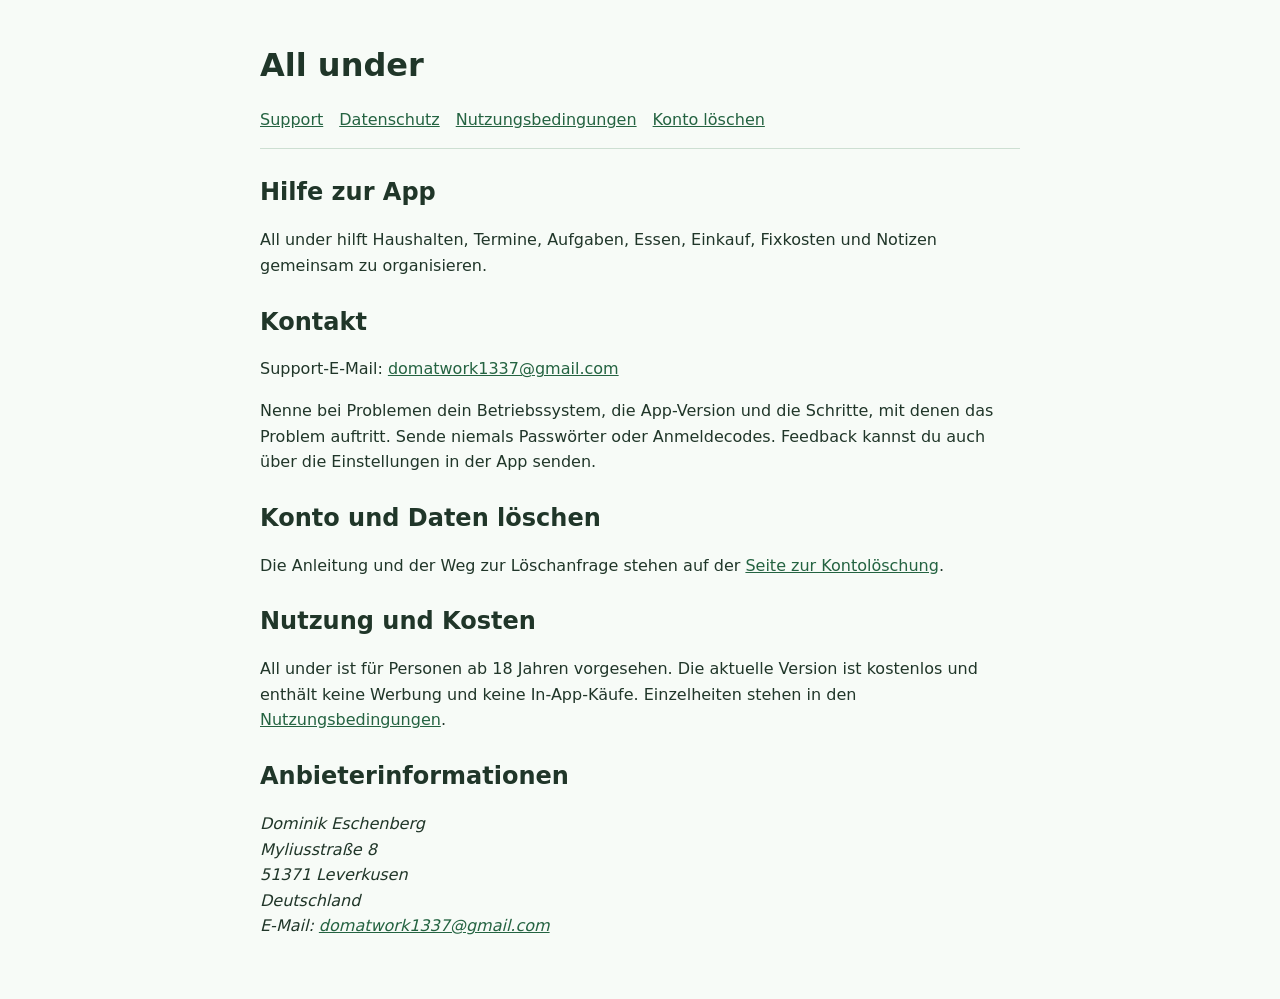
<file: index.html>
<!doctype html>
<html lang="de">
<head>
  <meta charset="utf-8">
  <meta name="viewport" content="width=device-width, initial-scale=1">
  <title>All under - Support</title>
  <link rel="stylesheet" href="style.css">
</head>
<body>
  <header>
    <h1>All under</h1>
    <nav aria-label="Informationen">
      <a href="index.html" aria-current="page">Support</a>
      <a href="datenschutz.html">Datenschutz</a>
      <a href="nutzungsbedingungen.html">Nutzungsbedingungen</a>
      <a href="konto-loeschen.html">Konto löschen</a>
    </nav>
  </header>
  <main>
    <h2>Hilfe zur App</h2>
    <p>All under hilft Haushalten, Termine, Aufgaben, Essen, Einkauf, Fixkosten und Notizen gemeinsam zu organisieren.</p>
    <h2>Kontakt</h2>
    <p>Support-E-Mail: <a href="mailto:domatwork1337@gmail.com">domatwork1337@gmail.com</a></p>
    <p>Nenne bei Problemen dein Betriebssystem, die App-Version und die Schritte,
      mit denen das Problem auftritt. Sende niemals Passwörter oder Anmeldecodes.
      Feedback kannst du auch über die Einstellungen in der App senden.</p>
    <h2>Konto und Daten löschen</h2>
    <p>Die Anleitung und der Weg zur Löschanfrage stehen auf der
      <a href="konto-loeschen.html">Seite zur Kontolöschung</a>.</p>
    <h2>Nutzung und Kosten</h2>
    <p>All under ist für Personen ab 18 Jahren vorgesehen. Die aktuelle Version
      ist kostenlos und enthält keine Werbung und keine In-App-Käufe.
      Einzelheiten stehen in den <a href="nutzungsbedingungen.html">Nutzungsbedingungen</a>.</p>
    <h2>Anbieterinformationen</h2>
    <address>
      Dominik Eschenberg<br>
      Myliusstraße 8<br>
      51371 Leverkusen<br>
      Deutschland<br>
      E-Mail: <a href="mailto:domatwork1337@gmail.com">domatwork1337@gmail.com</a>
    </address>
  </main>
</body>
</html>
</file>
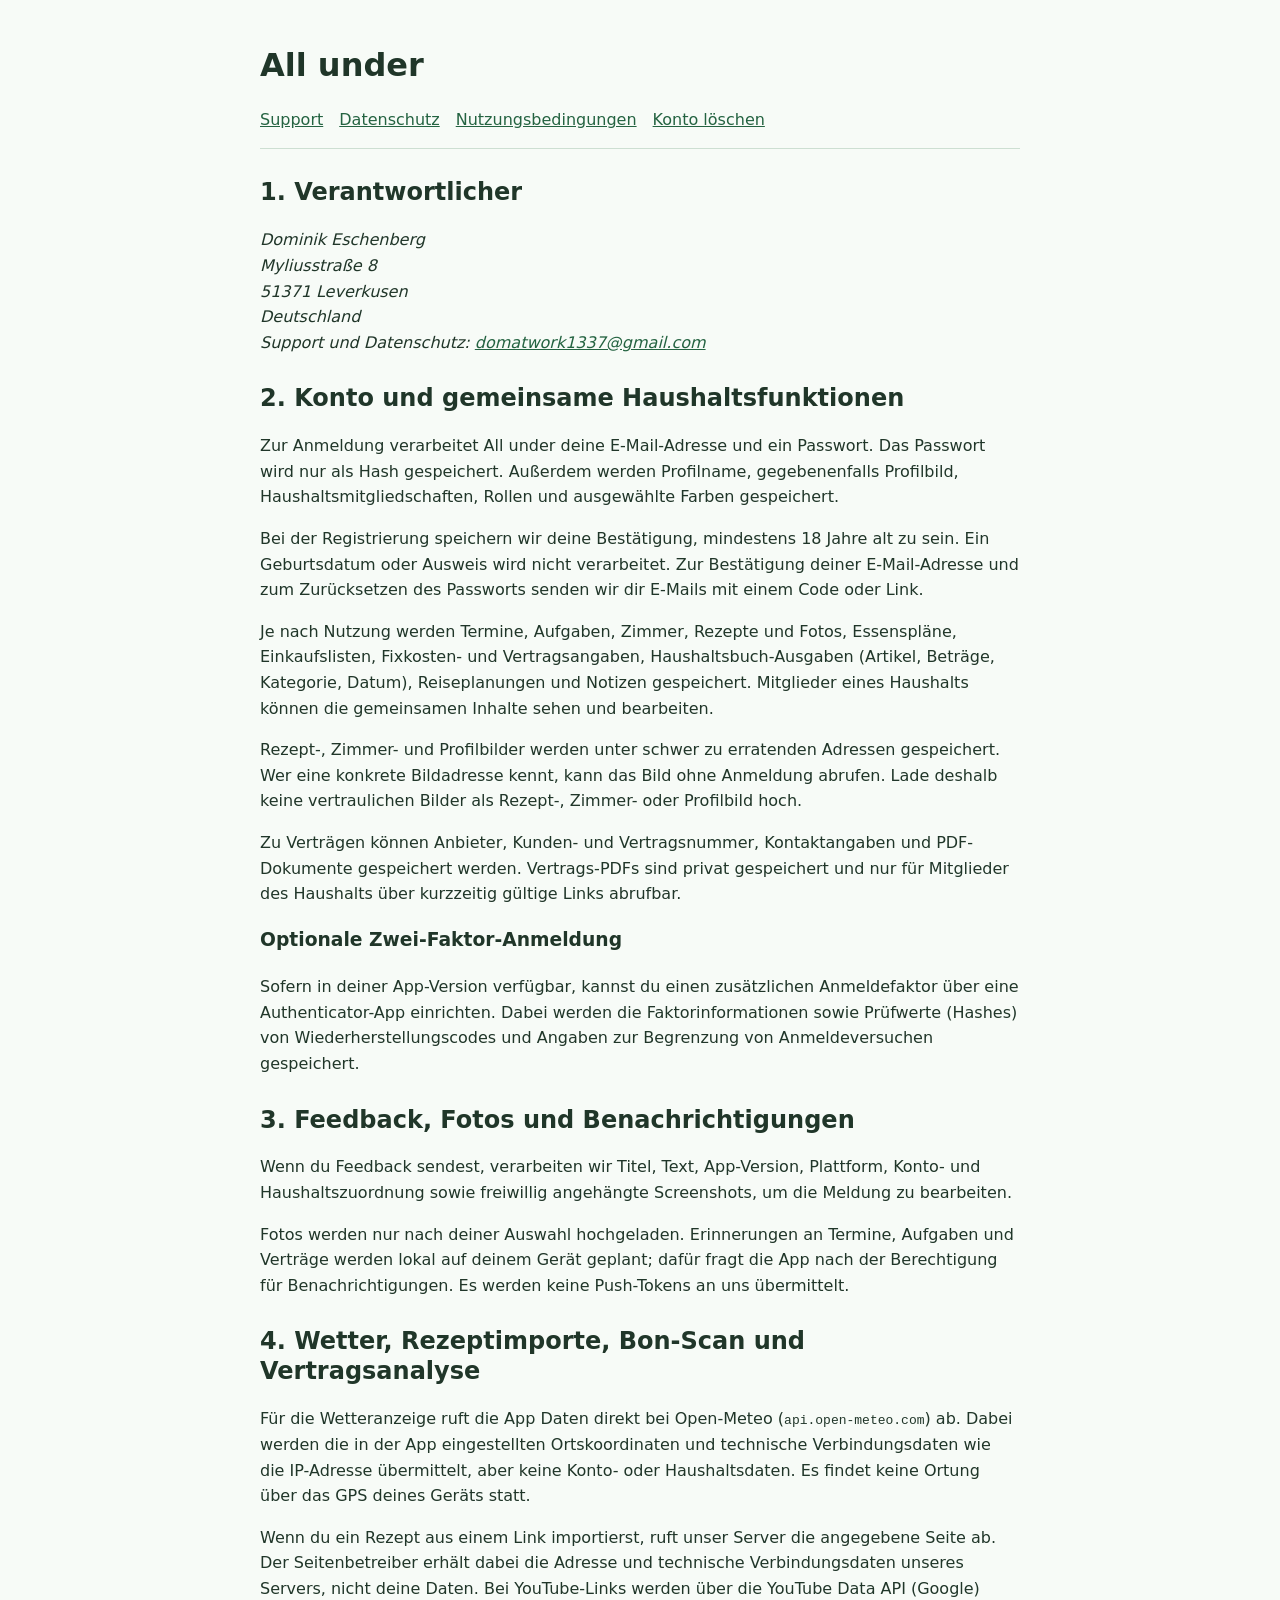
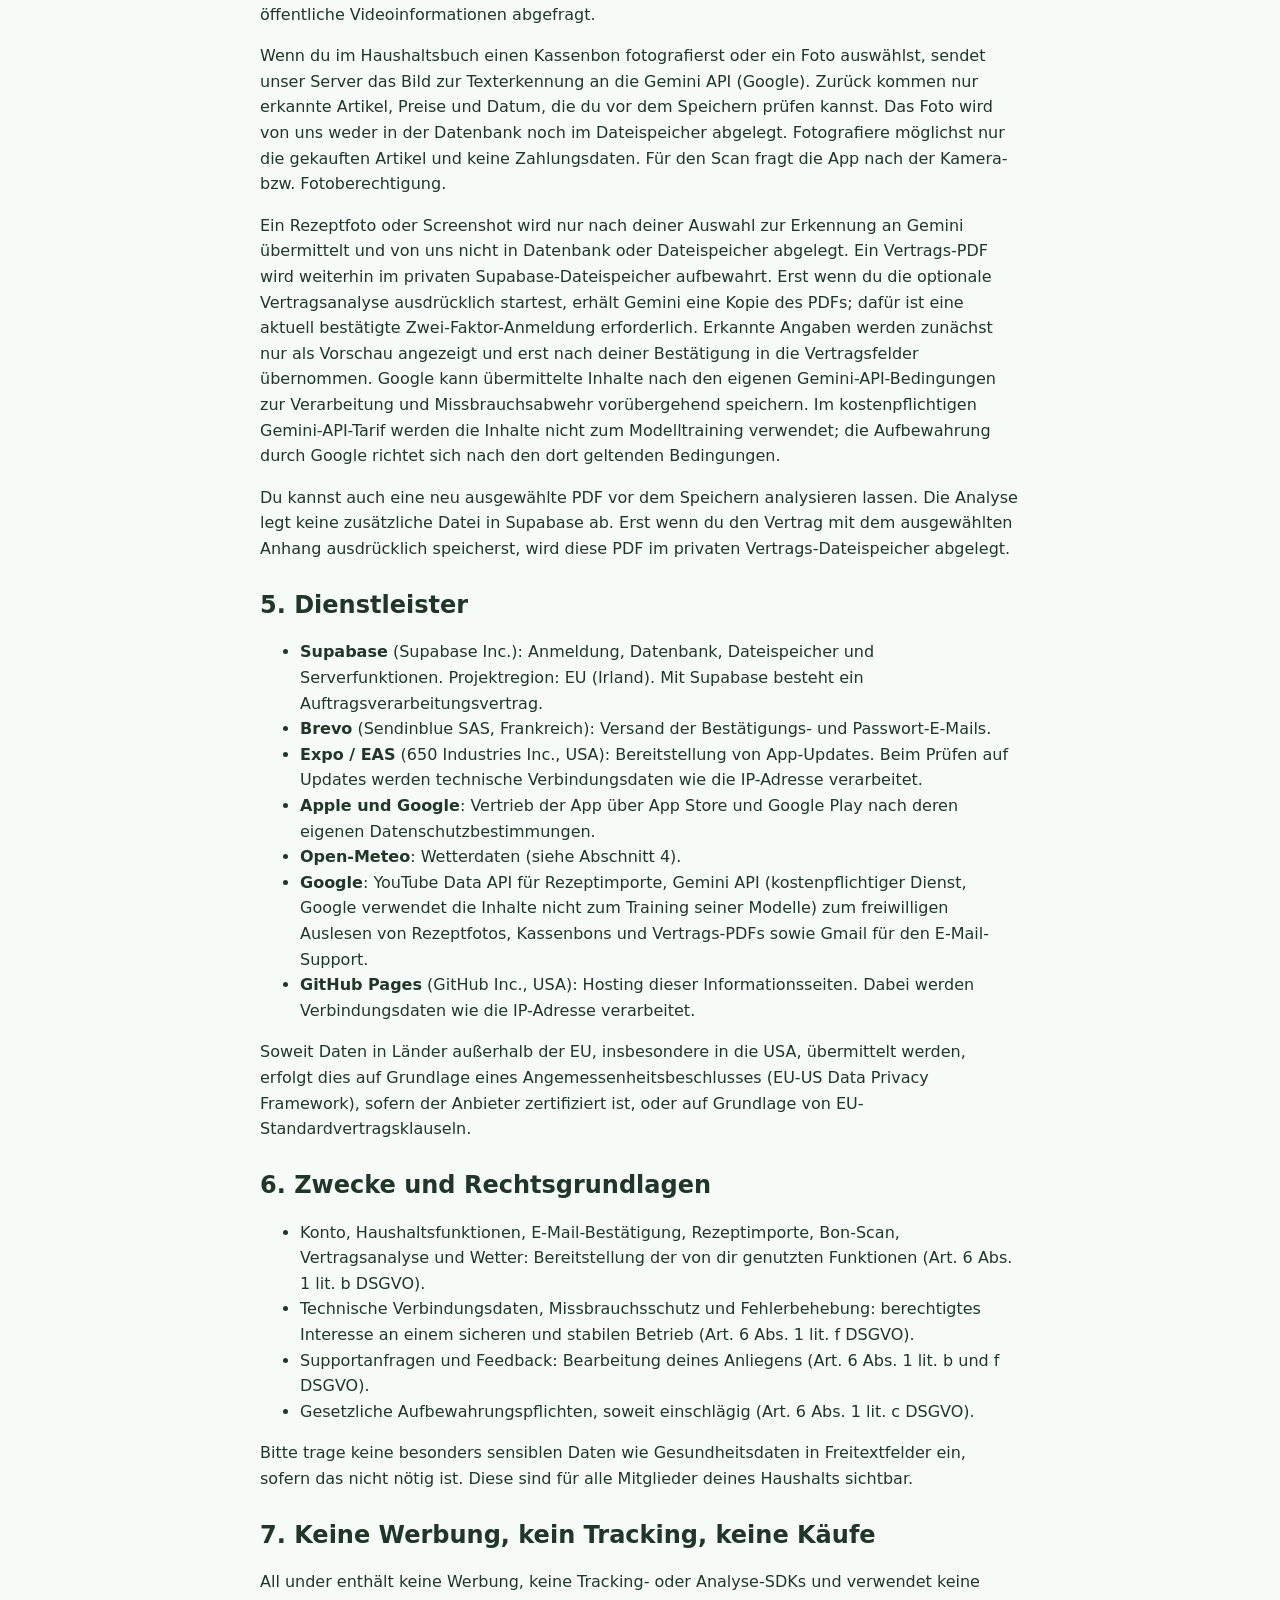
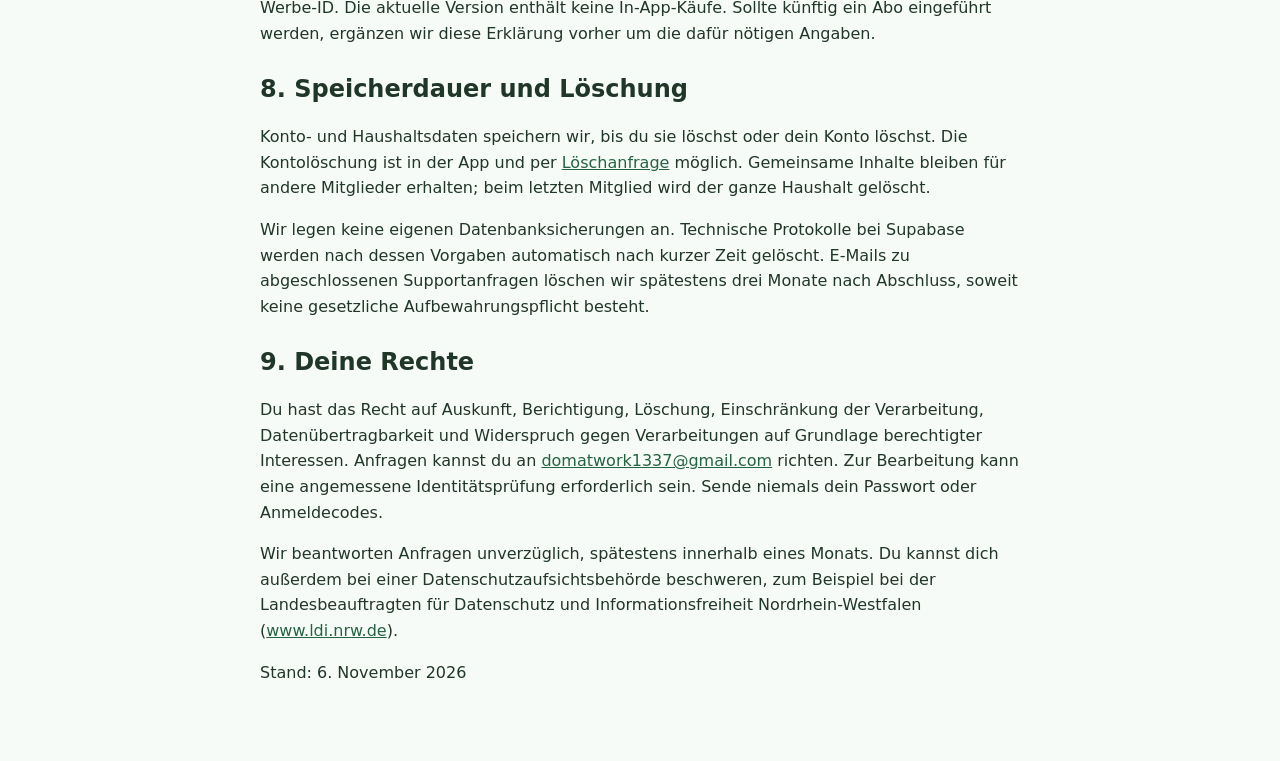
<file: datenschutz.html>
<!doctype html>
<html lang="de">
<head>
  <meta charset="utf-8">
  <meta name="viewport" content="width=device-width, initial-scale=1">
  <title>All under - Datenschutzerklärung</title>
  <link rel="stylesheet" href="style.css">
</head>
<body>
  <header>
    <h1>All under</h1>
    <nav aria-label="Informationen">
      <a href="index.html">Support</a>
      <a href="datenschutz.html" aria-current="page">Datenschutz</a>
      <a href="nutzungsbedingungen.html">Nutzungsbedingungen</a>
      <a href="konto-loeschen.html">Konto löschen</a>
    </nav>
  </header>
  <main>
    <h2>1. Verantwortlicher</h2>
    <address>
      Dominik Eschenberg<br>
      Myliusstraße 8<br>
      51371 Leverkusen<br>
      Deutschland<br>
      Support und Datenschutz:
      <a href="mailto:domatwork1337@gmail.com">domatwork1337@gmail.com</a>
    </address>

    <h2>2. Konto und gemeinsame Haushaltsfunktionen</h2>
    <p>Zur Anmeldung verarbeitet All under deine E-Mail-Adresse und ein Passwort.
      Das Passwort wird nur als Hash gespeichert. Außerdem werden Profilname,
      gegebenenfalls Profilbild, Haushaltsmitgliedschaften, Rollen und
      ausgewählte Farben gespeichert.</p>
    <p>Bei der Registrierung speichern wir deine Bestätigung, mindestens
      18 Jahre alt zu sein. Ein Geburtsdatum oder Ausweis wird nicht verarbeitet.
      Zur Bestätigung deiner E-Mail-Adresse und zum Zurücksetzen des Passworts
      senden wir dir E-Mails mit einem Code oder Link.</p>
    <p>Je nach Nutzung werden Termine, Aufgaben, Zimmer, Rezepte und Fotos,
      Essenspläne, Einkaufslisten, Fixkosten- und Vertragsangaben,
      Haushaltsbuch-Ausgaben (Artikel, Beträge, Kategorie, Datum),
      Reiseplanungen und Notizen gespeichert. Mitglieder eines Haushalts
      können die gemeinsamen Inhalte sehen und bearbeiten.</p>
    <p>Rezept-, Zimmer- und Profilbilder werden unter schwer zu erratenden
      Adressen gespeichert. Wer eine konkrete Bildadresse kennt, kann das Bild
      ohne Anmeldung abrufen. Lade deshalb keine vertraulichen Bilder als
      Rezept-, Zimmer- oder Profilbild hoch.</p>
    <p>Zu Verträgen können Anbieter, Kunden- und Vertragsnummer,
      Kontaktangaben und PDF-Dokumente gespeichert werden. Vertrags-PDFs sind
      privat gespeichert und nur für Mitglieder des Haushalts über kurzzeitig
      gültige Links abrufbar.</p>
    <h3>Optionale Zwei-Faktor-Anmeldung</h3>
    <p>Sofern in deiner App-Version verfügbar, kannst du einen zusätzlichen
      Anmeldefaktor über eine Authenticator-App einrichten. Dabei werden die
      Faktorinformationen sowie Prüfwerte (Hashes) von Wiederherstellungscodes
      und Angaben zur Begrenzung von Anmeldeversuchen gespeichert.</p>

    <h2>3. Feedback, Fotos und Benachrichtigungen</h2>
    <p>Wenn du Feedback sendest, verarbeiten wir Titel, Text, App-Version,
      Plattform, Konto- und Haushaltszuordnung sowie freiwillig angehängte
      Screenshots, um die Meldung zu bearbeiten.</p>
    <p>Fotos werden nur nach deiner Auswahl hochgeladen. Erinnerungen an
      Termine, Aufgaben und Verträge werden lokal auf deinem Gerät geplant;
      dafür fragt die App nach der Berechtigung für Benachrichtigungen.
      Es werden keine Push-Tokens an uns übermittelt.</p>

    <h2>4. Wetter, Rezeptimporte, Bon-Scan und Vertragsanalyse</h2>
    <p>Für die Wetteranzeige ruft die App Daten direkt bei Open-Meteo
      (<code>api.open-meteo.com</code>) ab. Dabei werden die in der App
      eingestellten Ortskoordinaten und technische Verbindungsdaten wie die
      IP-Adresse übermittelt, aber keine Konto- oder Haushaltsdaten.
      Es findet keine Ortung über das GPS deines Geräts statt.</p>
    <p>Wenn du ein Rezept aus einem Link importierst, ruft unser Server die
      angegebene Seite ab. Der Seitenbetreiber erhält dabei die Adresse und
      technische Verbindungsdaten unseres Servers, nicht deine Daten.
      Bei YouTube-Links werden über die YouTube Data API (Google) öffentliche
      Videoinformationen abgefragt.</p>
    <p>Wenn du im Haushaltsbuch einen Kassenbon fotografierst oder ein Foto
      auswählst, sendet unser Server das Bild zur Texterkennung an die
      Gemini API (Google). Zurück kommen nur erkannte Artikel, Preise
      und Datum, die du vor dem Speichern prüfen kannst. Das Foto
      wird von uns weder in der Datenbank noch im Dateispeicher abgelegt.
      Fotografiere möglichst nur die gekauften Artikel und keine
      Zahlungsdaten. Für den Scan fragt die App nach der Kamera- bzw.
      Fotoberechtigung.</p>
    <p>Ein Rezeptfoto oder Screenshot wird nur nach deiner Auswahl zur
      Erkennung an Gemini übermittelt und von uns nicht in Datenbank oder
      Dateispeicher abgelegt. Ein Vertrags-PDF wird weiterhin im privaten
      Supabase-Dateispeicher aufbewahrt. Erst wenn du die optionale
      Vertragsanalyse ausdrücklich startest, erhält Gemini eine Kopie des PDFs;
      dafür ist eine aktuell bestätigte Zwei-Faktor-Anmeldung erforderlich.
      Erkannte Angaben werden zunächst nur als Vorschau angezeigt und erst
      nach deiner Bestätigung in die Vertragsfelder übernommen. Google kann
      übermittelte Inhalte nach den eigenen Gemini-API-Bedingungen zur
      Verarbeitung und Missbrauchsabwehr vorübergehend speichern. Im
      kostenpflichtigen Gemini-API-Tarif werden die Inhalte nicht zum
      Modelltraining verwendet; die Aufbewahrung durch Google richtet sich
      nach den dort geltenden Bedingungen.</p>
    <p>Du kannst auch eine neu ausgewählte PDF vor dem Speichern analysieren
      lassen. Die Analyse legt keine zusätzliche Datei in Supabase ab. Erst
      wenn du den Vertrag mit dem ausgewählten Anhang ausdrücklich speicherst,
      wird diese PDF im privaten Vertrags-Dateispeicher abgelegt.</p>

    <h2>5. Dienstleister</h2>
    <ul>
      <li><strong>Supabase</strong> (Supabase Inc.): Anmeldung, Datenbank,
        Dateispeicher und Serverfunktionen. Projektregion: EU (Irland).
        Mit Supabase besteht ein Auftragsverarbeitungsvertrag.</li>
      <li><strong>Brevo</strong> (Sendinblue SAS, Frankreich):
        Versand der Bestätigungs- und Passwort-E-Mails.</li>
      <li><strong>Expo / EAS</strong> (650 Industries Inc., USA):
        Bereitstellung von App-Updates. Beim Prüfen auf Updates werden
        technische Verbindungsdaten wie die IP-Adresse verarbeitet.</li>
      <li><strong>Apple und Google</strong>: Vertrieb der App über App Store
        und Google Play nach deren eigenen Datenschutzbestimmungen.</li>
      <li><strong>Open-Meteo</strong>: Wetterdaten (siehe Abschnitt 4).</li>
      <li><strong>Google</strong>: YouTube Data API für Rezeptimporte,
        Gemini API (kostenpflichtiger Dienst, Google verwendet die Inhalte
        nicht zum Training seiner Modelle) zum freiwilligen Auslesen von
        Rezeptfotos, Kassenbons und Vertrags-PDFs sowie Gmail für den
        E-Mail-Support.</li>
      <li><strong>GitHub Pages</strong> (GitHub Inc., USA): Hosting dieser
        Informationsseiten. Dabei werden Verbindungsdaten wie die IP-Adresse
        verarbeitet.</li>
    </ul>
    <p>Soweit Daten in Länder außerhalb der EU, insbesondere in die USA,
      übermittelt werden, erfolgt dies auf Grundlage eines
      Angemessenheitsbeschlusses (EU-US Data Privacy Framework), sofern der
      Anbieter zertifiziert ist, oder auf Grundlage von
      EU-Standardvertragsklauseln.</p>

    <h2>6. Zwecke und Rechtsgrundlagen</h2>
    <ul>
      <li>Konto, Haushaltsfunktionen, E-Mail-Bestätigung, Rezeptimporte,
        Bon-Scan, Vertragsanalyse und Wetter: Bereitstellung der von dir genutzten Funktionen
        (Art. 6 Abs. 1 lit. b DSGVO).</li>
      <li>Technische Verbindungsdaten, Missbrauchsschutz und Fehlerbehebung:
        berechtigtes Interesse an einem sicheren und stabilen Betrieb
        (Art. 6 Abs. 1 lit. f DSGVO).</li>
      <li>Supportanfragen und Feedback: Bearbeitung deines Anliegens
        (Art. 6 Abs. 1 lit. b und f DSGVO).</li>
      <li>Gesetzliche Aufbewahrungspflichten, soweit einschlägig
        (Art. 6 Abs. 1 lit. c DSGVO).</li>
    </ul>
    <p>Bitte trage keine besonders sensiblen Daten wie Gesundheitsdaten in
      Freitextfelder ein, sofern das nicht nötig ist. Diese sind für alle
      Mitglieder deines Haushalts sichtbar.</p>

    <h2>7. Keine Werbung, kein Tracking, keine Käufe</h2>
    <p>All under enthält keine Werbung, keine Tracking- oder Analyse-SDKs und
      verwendet keine Werbe-ID. Die aktuelle Version enthält keine In-App-Käufe.
      Sollte künftig ein Abo eingeführt werden, ergänzen wir diese Erklärung
      vorher um die dafür nötigen Angaben.</p>

    <h2>8. Speicherdauer und Löschung</h2>
    <p>Konto- und Haushaltsdaten speichern wir, bis du sie löschst oder dein
      Konto löschst. Die Kontolöschung ist in der App und per
      <a href="konto-loeschen.html">Löschanfrage</a> möglich. Gemeinsame
      Inhalte bleiben für andere Mitglieder erhalten; beim letzten Mitglied
      wird der ganze Haushalt gelöscht.</p>
    <p>Wir legen keine eigenen Datenbanksicherungen an. Technische Protokolle
      bei Supabase werden nach dessen Vorgaben automatisch nach kurzer Zeit
      gelöscht. E-Mails zu abgeschlossenen Supportanfragen löschen wir
      spätestens drei Monate nach Abschluss, soweit keine gesetzliche
      Aufbewahrungspflicht besteht.</p>

    <h2>9. Deine Rechte</h2>
    <p>Du hast das Recht auf Auskunft, Berichtigung, Löschung, Einschränkung
      der Verarbeitung, Datenübertragbarkeit und Widerspruch gegen
      Verarbeitungen auf Grundlage berechtigter Interessen.
      Anfragen kannst du an
      <a href="mailto:domatwork1337@gmail.com">domatwork1337@gmail.com</a> richten.
      Zur Bearbeitung kann eine angemessene Identitätsprüfung erforderlich sein.
      Sende niemals dein Passwort oder Anmeldecodes.</p>
    <p>Wir beantworten Anfragen unverzüglich, spätestens innerhalb eines Monats.
      Du kannst dich außerdem bei einer Datenschutzaufsichtsbehörde beschweren,
      zum Beispiel bei der Landesbeauftragten für Datenschutz und
      Informationsfreiheit Nordrhein-Westfalen
      (<a href="https://www.ldi.nrw.de/">www.ldi.nrw.de</a>).</p>

    <p>Stand: 6. November 2026</p>
  </main>
</body>
</html>
</file>
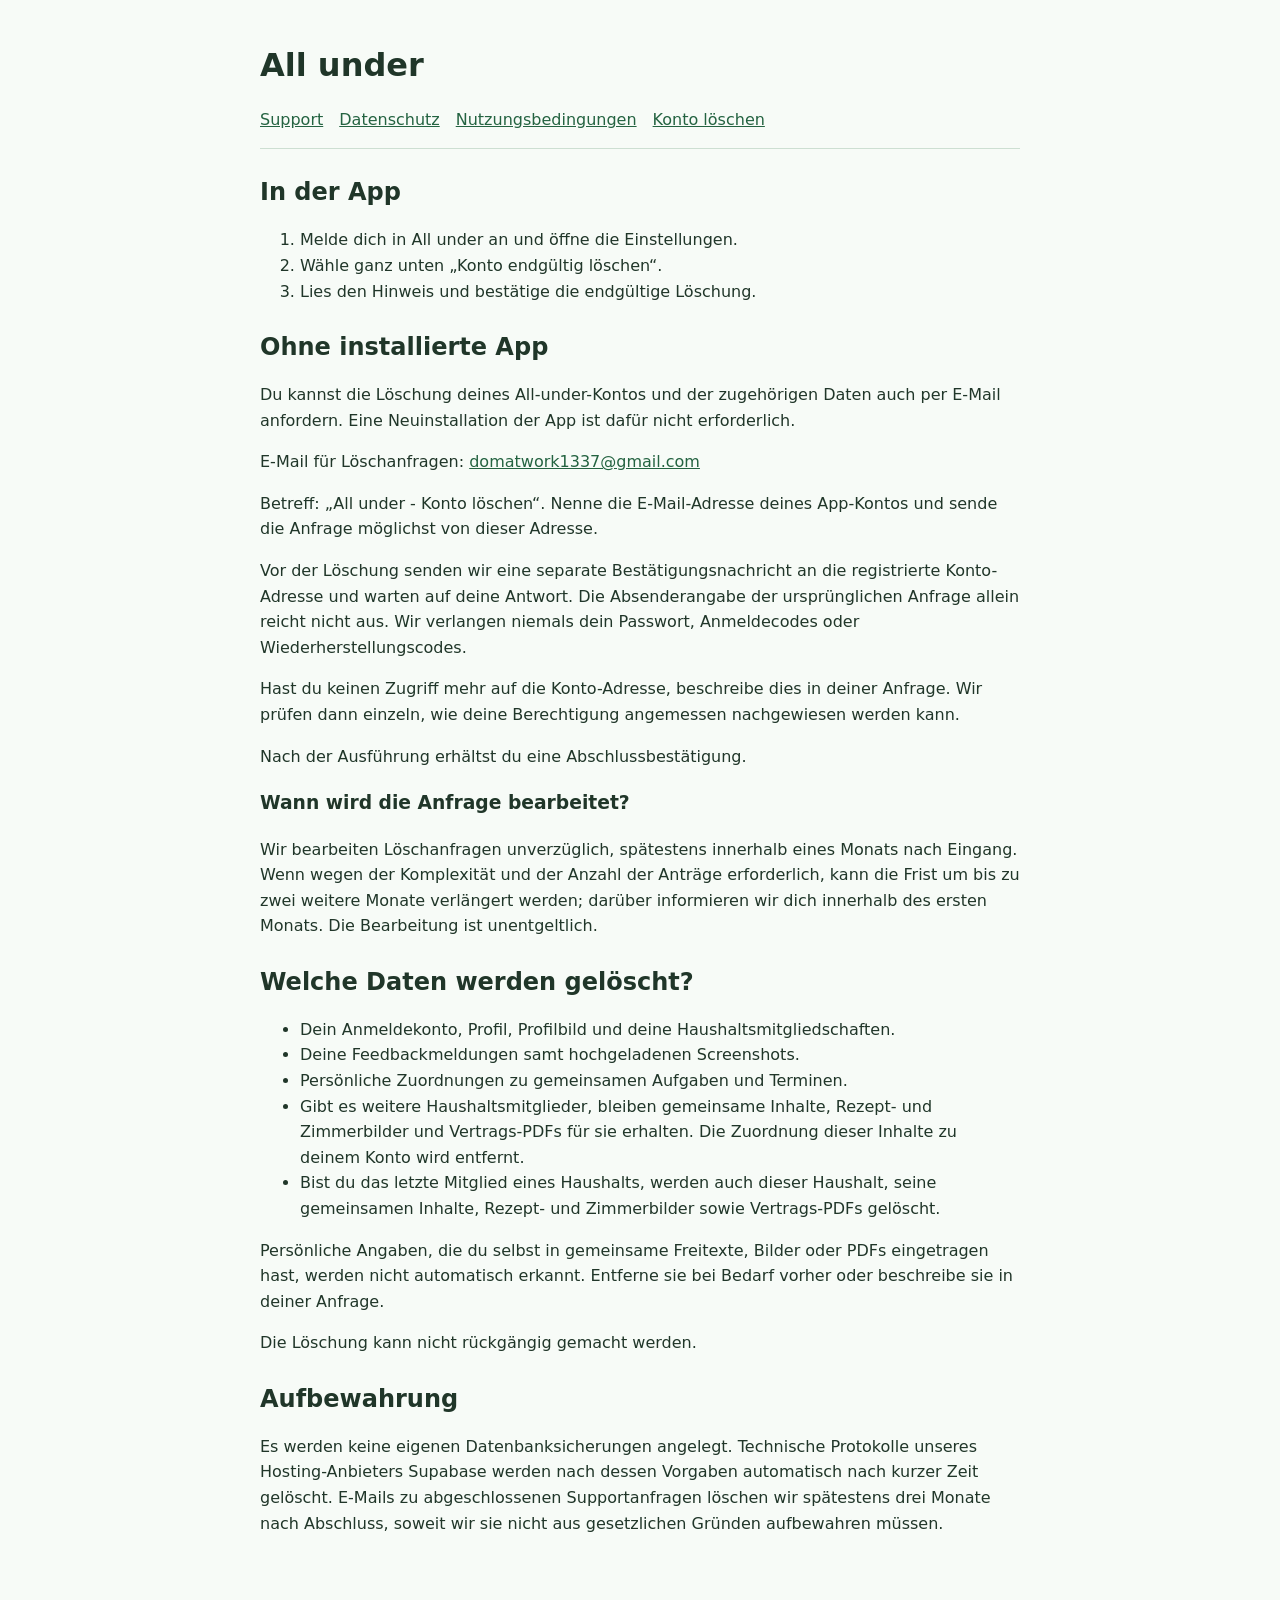
<file: konto-loeschen.html>
<!doctype html>
<html lang="de">
<head>
  <meta charset="utf-8">
  <meta name="viewport" content="width=device-width, initial-scale=1">
  <title>All under - Konto löschen</title>
  <link rel="stylesheet" href="style.css">
</head>
<body>
  <header>
    <h1>All under</h1>
    <nav aria-label="Informationen">
      <a href="index.html">Support</a>
      <a href="datenschutz.html">Datenschutz</a>
      <a href="nutzungsbedingungen.html">Nutzungsbedingungen</a>
      <a href="konto-loeschen.html" aria-current="page">Konto löschen</a>
    </nav>
  </header>
  <main>
    <h2>In der App</h2>
    <ol>
      <li>Melde dich in All under an und öffne die Einstellungen.</li>
      <li>Wähle ganz unten „Konto endgültig löschen“.</li>
      <li>Lies den Hinweis und bestätige die endgültige Löschung.</li>
    </ol>
    <h2>Ohne installierte App</h2>
    <p>Du kannst die Löschung deines All-under-Kontos und der zugehörigen
      Daten auch per E-Mail anfordern. Eine Neuinstallation der App ist dafür nicht erforderlich.</p>
    <p>E-Mail für Löschanfragen:
      <a href="mailto:domatwork1337@gmail.com?subject=All%20under%20-%20Konto%20l%C3%B6schen">domatwork1337@gmail.com</a></p>
    <p>Betreff: „All under - Konto löschen“.
      Nenne die E-Mail-Adresse deines App-Kontos und sende die Anfrage
      möglichst von dieser Adresse.</p>
    <p>Vor der Löschung senden wir eine separate Bestätigungsnachricht
      an die registrierte Konto-Adresse und warten auf deine Antwort.
      Die Absenderangabe der ursprünglichen Anfrage allein reicht nicht aus.
      Wir verlangen niemals dein Passwort, Anmeldecodes oder Wiederherstellungscodes.</p>
    <p>Hast du keinen Zugriff mehr auf die Konto-Adresse, beschreibe dies in
      deiner Anfrage. Wir prüfen dann einzeln, wie deine Berechtigung
      angemessen nachgewiesen werden kann.</p>
    <p>Nach der Ausführung erhältst du eine Abschlussbestätigung.</p>
    <h3>Wann wird die Anfrage bearbeitet?</h3>
    <p>Wir bearbeiten Löschanfragen unverzüglich, spätestens innerhalb eines
      Monats nach Eingang. Wenn wegen der Komplexität und der Anzahl der
      Anträge erforderlich, kann die Frist um bis zu zwei weitere Monate
      verlängert werden; darüber informieren wir dich innerhalb des ersten Monats.
      Die Bearbeitung ist unentgeltlich.</p>
    <h2>Welche Daten werden gelöscht?</h2>
    <ul>
      <li>Dein Anmeldekonto, Profil, Profilbild und deine Haushaltsmitgliedschaften.</li>
      <li>Deine Feedbackmeldungen samt hochgeladenen Screenshots.</li>
      <li>Persönliche Zuordnungen zu gemeinsamen Aufgaben und Terminen.</li>
      <li>Gibt es weitere Haushaltsmitglieder, bleiben gemeinsame Inhalte,
        Rezept- und Zimmerbilder und Vertrags-PDFs für sie erhalten.
        Die Zuordnung dieser Inhalte zu deinem Konto wird entfernt.</li>
      <li>Bist du das letzte Mitglied eines Haushalts, werden auch dieser Haushalt,
        seine gemeinsamen Inhalte, Rezept- und Zimmerbilder sowie Vertrags-PDFs gelöscht.</li>
    </ul>
    <p>Persönliche Angaben, die du selbst in gemeinsame Freitexte, Bilder oder PDFs
      eingetragen hast, werden nicht automatisch erkannt. Entferne sie bei Bedarf
      vorher oder beschreibe sie in deiner Anfrage.</p>
    <p>Die Löschung kann nicht rückgängig gemacht werden.</p>
    <h2>Aufbewahrung</h2>
    <p>Es werden keine eigenen Datenbanksicherungen angelegt. Technische
      Protokolle unseres Hosting-Anbieters Supabase werden nach dessen Vorgaben
      automatisch nach kurzer Zeit gelöscht. E-Mails zu abgeschlossenen
      Supportanfragen löschen wir spätestens drei Monate nach Abschluss,
      soweit wir sie nicht aus gesetzlichen Gründen aufbewahren müssen.</p>
  </main>
</body>
</html>
</file>
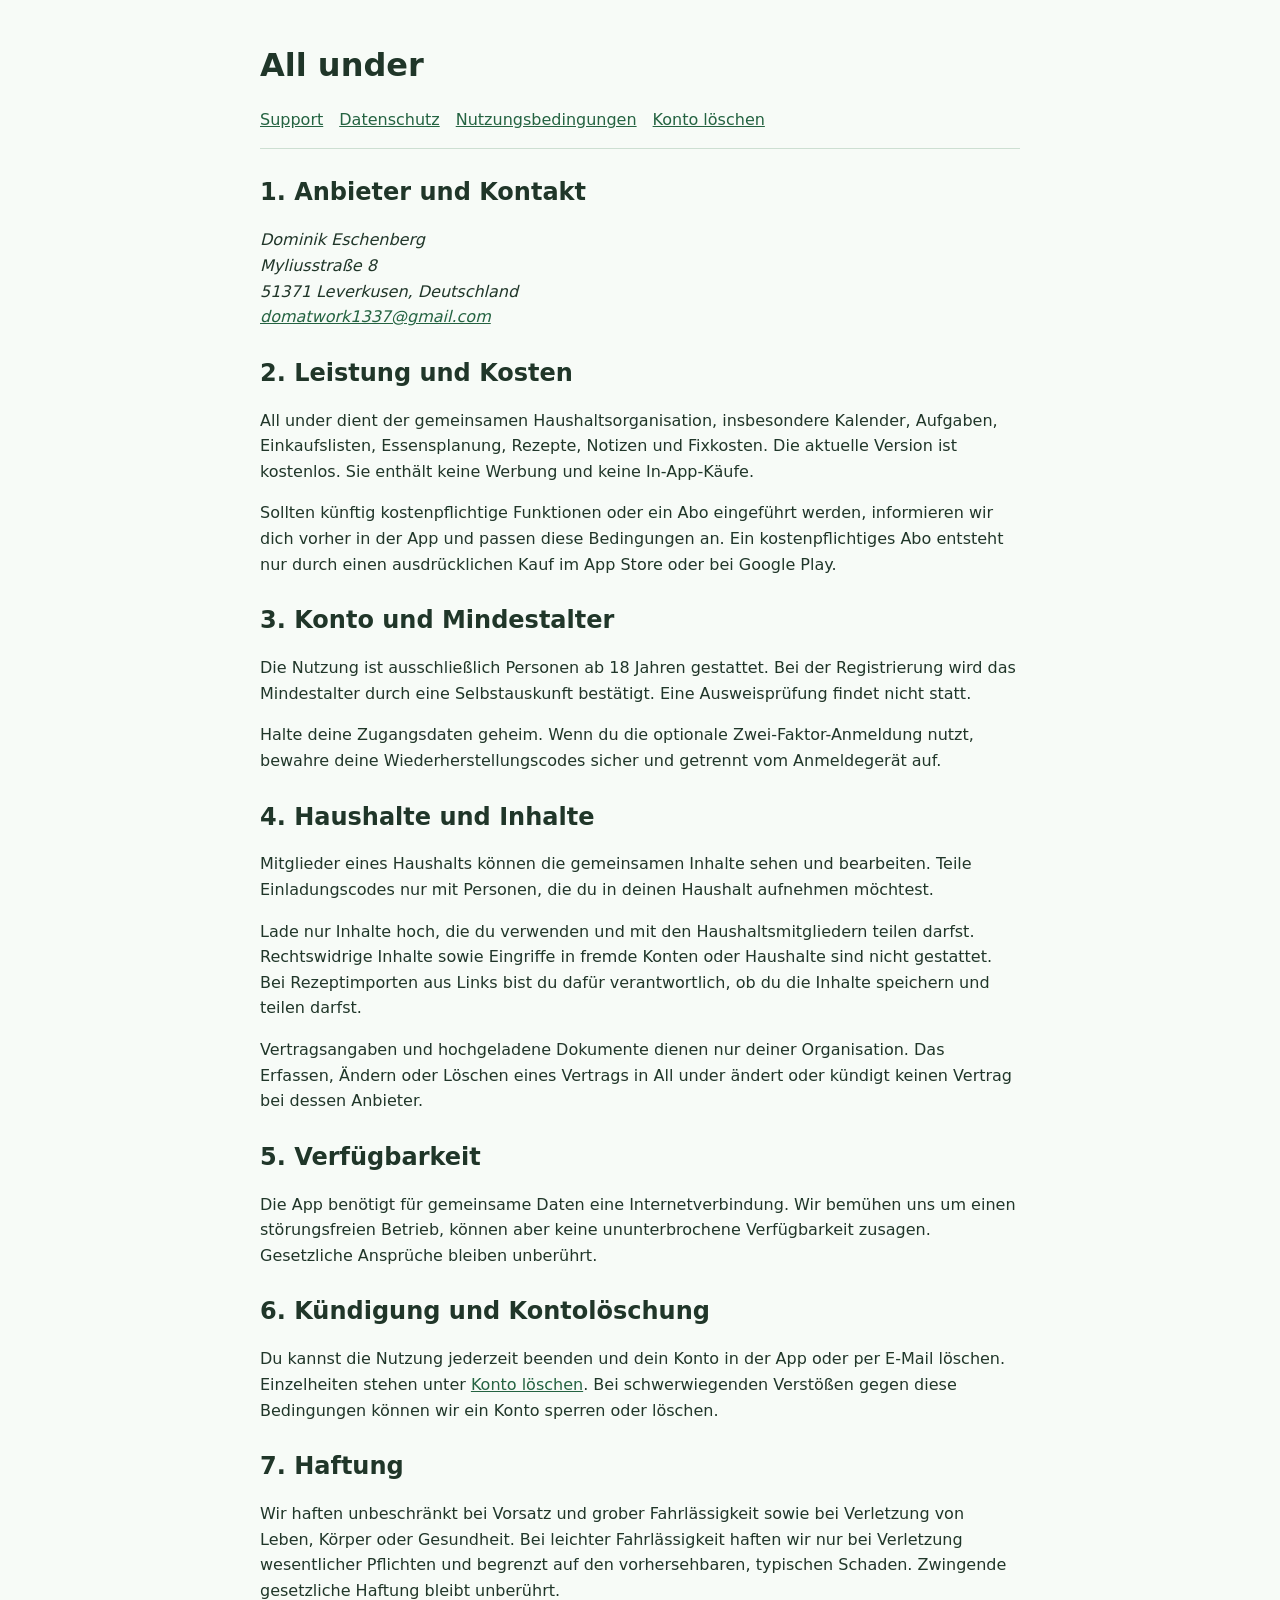
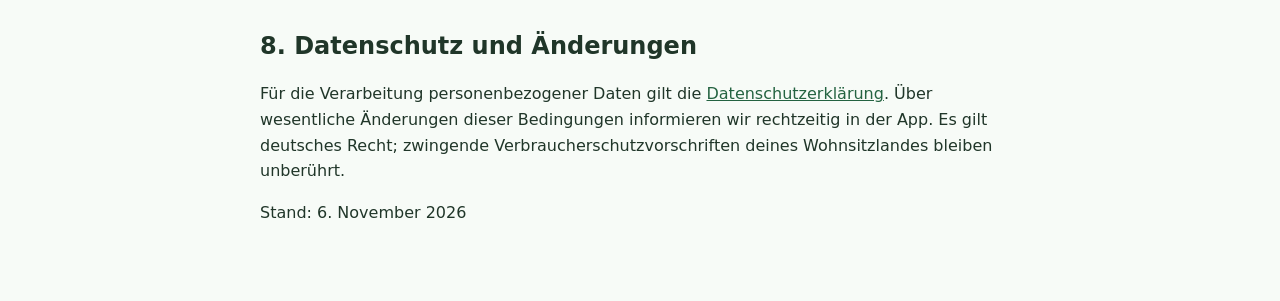
<file: nutzungsbedingungen.html>
<!doctype html>
<html lang="de">
<head>
  <meta charset="utf-8">
  <meta name="viewport" content="width=device-width, initial-scale=1">
  <title>All under - Nutzungsbedingungen</title>
  <link rel="stylesheet" href="style.css">
</head>
<body>
  <header>
    <h1>All under</h1>
    <nav aria-label="Informationen">
      <a href="index.html">Support</a>
      <a href="datenschutz.html">Datenschutz</a>
      <a href="nutzungsbedingungen.html" aria-current="page">Nutzungsbedingungen</a>
      <a href="konto-loeschen.html">Konto löschen</a>
    </nav>
  </header>
  <main>
    <h2>1. Anbieter und Kontakt</h2>
    <address>
      Dominik Eschenberg<br>
      Myliusstraße 8<br>
      51371 Leverkusen, Deutschland<br>
      <a href="mailto:domatwork1337@gmail.com">domatwork1337@gmail.com</a>
    </address>
    <h2>2. Leistung und Kosten</h2>
    <p>All under dient der gemeinsamen Haushaltsorganisation, insbesondere
      Kalender, Aufgaben, Einkaufslisten, Essensplanung, Rezepte, Notizen und
      Fixkosten. Die aktuelle Version ist kostenlos. Sie enthält keine Werbung
      und keine In-App-Käufe.</p>
    <p>Sollten künftig kostenpflichtige Funktionen oder ein Abo eingeführt werden,
      informieren wir dich vorher in der App und passen diese Bedingungen an.
      Ein kostenpflichtiges Abo entsteht nur durch einen ausdrücklichen Kauf
      im App Store oder bei Google Play.</p>
    <h2>3. Konto und Mindestalter</h2>
    <p>Die Nutzung ist ausschließlich Personen ab 18 Jahren gestattet.
      Bei der Registrierung wird das Mindestalter durch eine Selbstauskunft
      bestätigt. Eine Ausweisprüfung findet nicht statt.</p>
    <p>Halte deine Zugangsdaten geheim. Wenn du die optionale
      Zwei-Faktor-Anmeldung nutzt, bewahre deine Wiederherstellungscodes sicher
      und getrennt vom Anmeldegerät auf.</p>
    <h2>4. Haushalte und Inhalte</h2>
    <p>Mitglieder eines Haushalts können die gemeinsamen Inhalte sehen und
      bearbeiten. Teile Einladungscodes nur mit Personen, die du in deinen
      Haushalt aufnehmen möchtest.</p>
    <p>Lade nur Inhalte hoch, die du verwenden und mit den Haushaltsmitgliedern
      teilen darfst. Rechtswidrige Inhalte sowie Eingriffe in fremde Konten
      oder Haushalte sind nicht gestattet. Bei Rezeptimporten aus Links bist du
      dafür verantwortlich, ob du die Inhalte speichern und teilen darfst.</p>
    <p>Vertragsangaben und hochgeladene Dokumente dienen nur deiner Organisation.
      Das Erfassen, Ändern oder Löschen eines Vertrags in All under
      ändert oder kündigt keinen Vertrag bei dessen Anbieter.</p>
    <h2>5. Verfügbarkeit</h2>
    <p>Die App benötigt für gemeinsame Daten eine Internetverbindung.
      Wir bemühen uns um einen störungsfreien Betrieb, können aber keine
      ununterbrochene Verfügbarkeit zusagen. Gesetzliche Ansprüche bleiben
      unberührt.</p>
    <h2>6. Kündigung und Kontolöschung</h2>
    <p>Du kannst die Nutzung jederzeit beenden und dein Konto in der App
      oder per E-Mail löschen. Einzelheiten stehen unter
      <a href="konto-loeschen.html">Konto löschen</a>.
      Bei schwerwiegenden Verstößen gegen diese Bedingungen können wir ein
      Konto sperren oder löschen.</p>
    <h2>7. Haftung</h2>
    <p>Wir haften unbeschränkt bei Vorsatz und grober Fahrlässigkeit sowie bei
      Verletzung von Leben, Körper oder Gesundheit. Bei leichter Fahrlässigkeit
      haften wir nur bei Verletzung wesentlicher Pflichten und begrenzt auf den
      vorhersehbaren, typischen Schaden. Zwingende gesetzliche Haftung bleibt
      unberührt.</p>
    <h2>8. Datenschutz und Änderungen</h2>
    <p>Für die Verarbeitung personenbezogener Daten gilt die
      <a href="datenschutz.html">Datenschutzerklärung</a>.
      Über wesentliche Änderungen dieser Bedingungen informieren wir rechtzeitig
      in der App. Es gilt deutsches Recht; zwingende Verbraucherschutzvorschriften
      deines Wohnsitzlandes bleiben unberührt.</p>
    <p>Stand: 6. November 2026</p>
  </main>
</body>
</html>
</file>
<file: style.css>
:root {
  color-scheme: light dark;
  font-family: system-ui, sans-serif;
  line-height: 1.6;
  color: #203629;
  background: #f7fbf7;
}
body { max-width: 760px; margin: 0 auto; padding: 24px 18px 60px; }
header { border-bottom: 1px solid #cddfd2; margin-bottom: 24px; padding-bottom: 16px; }
nav { display: flex; flex-wrap: wrap; gap: 16px; }
a { color: #246341; }
h1, h2 { line-height: 1.25; }
h2 { margin-top: 28px; }
.draft { border: 2px solid #9b5c12; border-radius: 10px; padding: 14px; background: #fff0ce; color: #54300b; }
.placeholder { font-weight: bold; }
@media (prefers-color-scheme: dark) {
  :root { color: #e4f1e8; background: #19271f; }
  a { color: #9cd4ae; }
}
</file>
